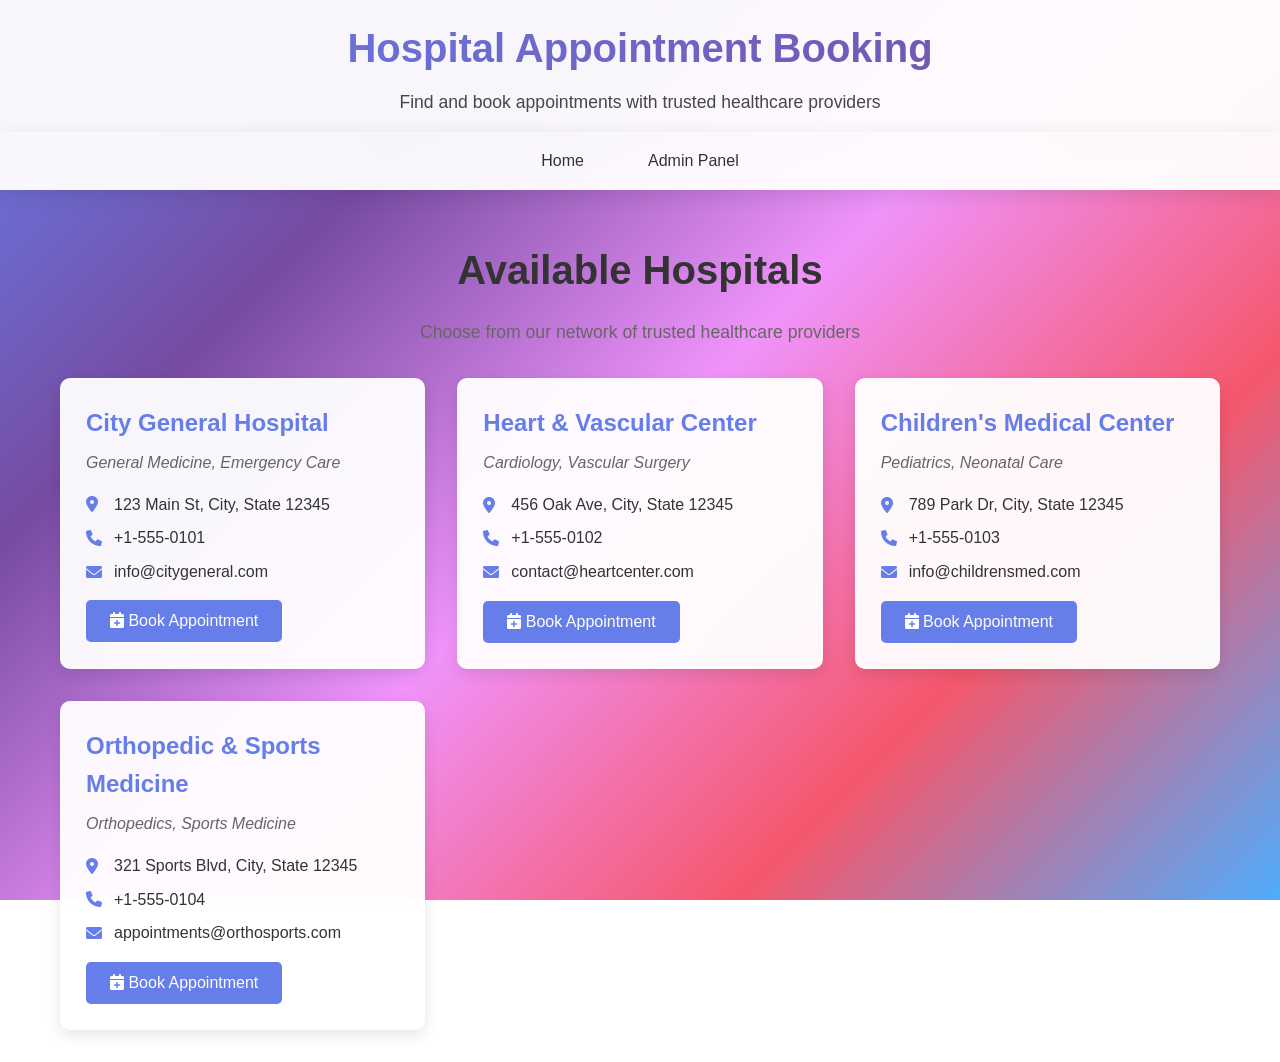
<file: index.html>
<!DOCTYPE html>
<html lang="en">
<head>
    <meta charset="UTF-8">
    <meta name="viewport" content="width=device-width, initial-scale=1.0">
    <title>Hospital Appointment Booking System</title>
    <link rel="stylesheet" href="https://cdnjs.cloudflare.com/ajax/libs/font-awesome/6.0.0/css/all.min.css">
    <link rel="stylesheet" href="css/style.css">
</head>
<body>
    <header>
        <div class="container">
            <h1>Hospital Appointment Booking</h1>
            <p>Find and book appointments with trusted healthcare providers</p>
        </div>
    </header>

    <nav>
        <ul>
            <li><a href="index.html">Home</a></li>
            <li><a href="admin/register-hospital.html">Admin Panel</a></li>
        </ul>
    </nav>

    <main>
        <div class="container">
            <div class="section-header">
                <h2>Available Hospitals</h2>
                <p>Choose from our network of trusted healthcare providers</p>
            </div>

            <div class="hospitals-grid" id="hospitalsGrid">
                <!-- Hospitals will be loaded here dynamically -->
            </div>

            <div class="loading" id="loading" style="display: none;">
                <i class="fas fa-spinner fa-spin"></i>
                Loading hospitals...
            </div>

            <div class="no-results" id="noResults" style="display: none;">
                <i class="fas fa-hospital"></i>
                <h3>No hospitals found</h3>
                <p>Please check back later or contact admin to add hospitals</p>
            </div>
        </div>
    </main>

    <script src="js/validation.js"></script>
    <script>
        // Load hospitals when page loads
        document.addEventListener('DOMContentLoaded', function() {
            loadHospitals();
        });

        function loadHospitals() {
            const hospitalsGrid = document.getElementById('hospitalsGrid');
            const loading = document.getElementById('loading');
            const noResults = document.getElementById('noResults');
            
            // Show loading
            loading.style.display = 'block';
            hospitalsGrid.innerHTML = '';
            noResults.style.display = 'none';
            
            const demoHospitals = [
                {
                    id: 1,
                    hospital_name: "City General Hospital",
                    email: "info@citygeneral.com",
                    phone: "+1-555-0101",
                    address: "123 Main St, City, State 12345",
                    specialization: "General Medicine, Emergency Care"
                },
                {
                    id: 2,
                    hospital_name: "Heart & Vascular Center",
                    email: "contact@heartcenter.com", 
                    phone: "+1-555-0102",
                    address: "456 Oak Ave, City, State 12345",
                    specialization: "Cardiology, Vascular Surgery"
                },
                {
                    id: 3,
                    hospital_name: "Children's Medical Center",
                    email: "info@childrensmed.com",
                    phone: "+1-555-0103", 
                    address: "789 Park Dr, City, State 12345",
                    specialization: "Pediatrics, Neonatal Care"
                },
                {
                    id: 4,
                    hospital_name: "Orthopedic & Sports Medicine",
                    email: "appointments@orthosports.com",
                    phone: "+1-555-0104",
                    address: "321 Sports Blvd, City, State 12345", 
                    specialization: "Orthopedics, Sports Medicine"
                }
            ];

            fetch('backend/get-hospitals.php')
                .then(response => response.json())
                .then(data => {
                    loading.style.display = 'none';
                    if (data.success && data.hospitals && data.hospitals.length > 0) {
                        const hospitals = data.hospitals.map(h => ({
                            id: h.id,
                            hospital_name: h.hospital_name,
                            email: h.email,
                            phone: h.phone_number,
                            address: h.address,
                            specialization: h.specialization
                        }));
                        displayHospitals(hospitals);
                    } else {
                        displayHospitals(demoHospitals);
                    }
                })
                .catch(() => {
                    loading.style.display = 'none';
                    displayHospitals(demoHospitals);
                });
        }

        function displayHospitals(hospitals) {
            const hospitalsGrid = document.getElementById('hospitalsGrid');
            
            hospitalsGrid.innerHTML = hospitals.map(hospital => `
                <div class="hospital-card">
                    <h3>${hospital.hospital_name}</h3>
                    <div class="specialization">${hospital.specialization}</div>
                    <div class="info">
                        <i class="fas fa-map-marker-alt"></i>
                        <span>${hospital.address}</span>
                    </div>
                    <div class="info">
                        <i class="fas fa-phone"></i>
                        <span>${hospital.phone}</span>
                    </div>
                    <div class="info">
                        <i class="fas fa-envelope"></i>
                        <span>${hospital.email}</span>
                    </div>
                    <div style="margin-top: 1rem;">
                        <button onclick="bookAppointment(${hospital.id}, '${hospital.hospital_name}')" class="btn">
                            <i class="fas fa-calendar-plus"></i>
                            Book Appointment
                        </button>
                    </div>
                </div>
            `).join('');
        }

        function bookAppointment(hospitalId, hospitalName) {
            // Redirect to appointment booking page with hospital ID
            window.location.href = `book-appointment.html?hospital_id=${hospitalId}&hospital_name=${encodeURIComponent(hospitalName)}`;
        }
    </script>
</body>
</html>
</file>
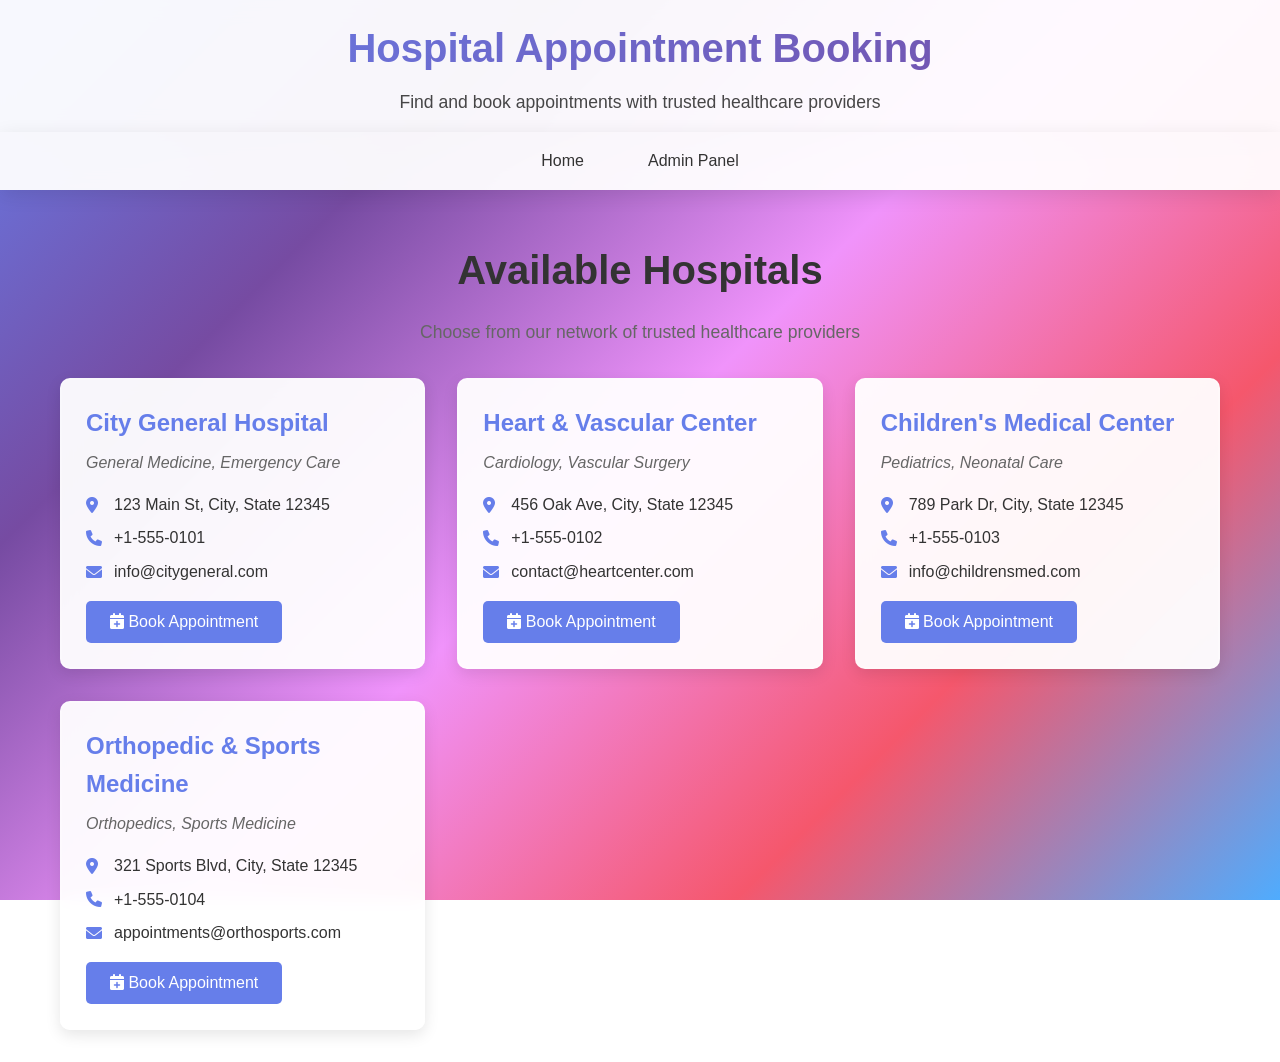
<file: book-appointment.html>
<!DOCTYPE html>
<html lang="en">
<head>
    <meta charset="UTF-8">
    <meta name="viewport" content="width=device-width, initial-scale=1.0">
    <title>Book Appointment - Hospital Booking System</title>
    <link rel="stylesheet" href="css/style.css">
</head>
<body>
    <header>
        <div class="container">
            <h1>Book Appointment</h1>
            <p>Schedule your appointment with the hospital</p>
        </div>
    </header>

    <nav>
        <ul>
            <li><a href="index.html">← Back to Hospitals</a></li>
        </ul>
    </nav>

    <main>
        <div class="container">
            <div class="form-container">
                <div id="hospitalInfo" class="hospital-info">
                    <!-- Hospital information will be loaded here -->
                </div>

                <h2>Patient Information</h2>
                <form id="appointmentForm" action="backend/book-appointment.php" method="POST">
                    <input type="hidden" id="hospitalId" name="hospital_id">
                    
                    <div class="form-group">
                        <label for="patientName">Patient Name *</label>
                        <input type="text" id="patientName" name="patient_name" required>
                        <span class="error" id="patientNameError"></span>
                    </div>

                    <div class="form-group">
                        <label for="phoneNumber">Phone Number *</label>
                        <input type="tel" id="phoneNumber" name="phone_number" required>
                        <span class="error" id="phoneNumberError"></span>
                    </div>

                    <div class="form-group">
                        <label for="appointmentDate">Appointment Date *</label>
                        <input type="date" id="appointmentDate" name="appointment_date" required>
                        <span class="error" id="appointmentDateError"></span>
                    </div>

                    <div class="form-group">
                        <label for="appointmentTime">Appointment Time *</label>
                        <input type="time" id="appointmentTime" name="appointment_time" required>
                        <span class="error" id="appointmentTimeError"></span>
                    </div>

                    <div class="form-group">
                        <button type="submit" class="btn">Book Appointment</button>
                        <button type="button" onclick="window.location.href='index.html'" class="btn btn-secondary">Cancel</button>
                    </div>
                </form>

                <div id="message" class="message" style="display: none;"></div>
            </div>
        </div>
    </main>

    <script src="js/validation.js"></script>
    <script>
        // Get URL parameters
        const urlParams = new URLSearchParams(window.location.search);
        const hospitalId = urlParams.get('hospital_id');
        const hospitalName = urlParams.get('hospital_name');

        // Load hospital information when page loads
        document.addEventListener('DOMContentLoaded', function() {
            if (hospitalId && hospitalName) {
                loadHospitalInfo(hospitalId, hospitalName);
                document.getElementById('hospitalId').value = hospitalId;
            } else {
                // Redirect to home if no hospital ID provided
                window.location.href = 'index.html';
            }
        });

        function loadHospitalInfo(hospitalId, hospitalName) {
            const hospitalInfo = document.getElementById('hospitalInfo');
            
            // Fetch hospital details
            fetch(`backend/get-hospital-details.php?id=${hospitalId}`)
                .then(response => response.json())
                .then(data => {
                    if (data.success) {
                        const hospital = data.hospital;
                        hospitalInfo.innerHTML = `
                            <div class="hospital-card">
                                <h3>${hospital.hospital_name}</h3>
                                <div class="specialization">${hospital.specialization}</div>
                                <div class="info">
                                    <strong>Address:</strong> ${hospital.address}
                                </div>
                                <div class="info">
                                    <strong>Phone:</strong> ${hospital.phone_number}
                                </div>
                                <div class="info">
                                    <strong>Available Days:</strong> ${hospital.available_days}
                                </div>
                                <div class="info">
                                    <strong>Timings:</strong> ${hospital.available_timings}
                                </div>
                            </div>
                        `;
                    } else {
                        hospitalInfo.innerHTML = `
                            <div class="error">
                                Error loading hospital information. Please go back and try again.
                            </div>
                        `;
                    }
                })
                .catch(error => {
                    console.error('Error loading hospital details:', error);
                    hospitalInfo.innerHTML = `
                        <div class="error">
                            Error loading hospital information. Please go back and try again.
                        </div>
                    `;
                });
        }

        // Handle form submission
        document.getElementById('appointmentForm').addEventListener('submit', function(e) {
            e.preventDefault();
            
            if (validateAppointmentForm()) {
                // Submit form using fetch for better UX
                const formData = new FormData(this);
                
                fetch('backend/book-appointment.php', {
                    method: 'POST',
                    body: formData
                })
                .then(response => response.json())
                .then(data => {
                    const messageDiv = document.getElementById('message');
                    
                    if (data.success) {
                        messageDiv.className = 'message success';
                        messageDiv.textContent = data.message;
                        messageDiv.style.display = 'block';
                        
                        // Reset form after successful booking
                        this.reset();
                        
                        // Redirect to home after 3 seconds
                        setTimeout(() => {
                            window.location.href = 'index.html';
                        }, 3000);
                    } else {
                        messageDiv.className = 'message error';
                        messageDiv.textContent = data.message;
                        messageDiv.style.display = 'block';
                    }
                })
                .catch(error => {
                    console.error('Error booking appointment:', error);
                    const messageDiv = document.getElementById('message');
                    messageDiv.className = 'message error';
                    messageDiv.textContent = 'Error booking appointment. Please try again.';
                    messageDiv.style.display = 'block';
                });
            }
        });
    </script>
</body>
</html>
</file>
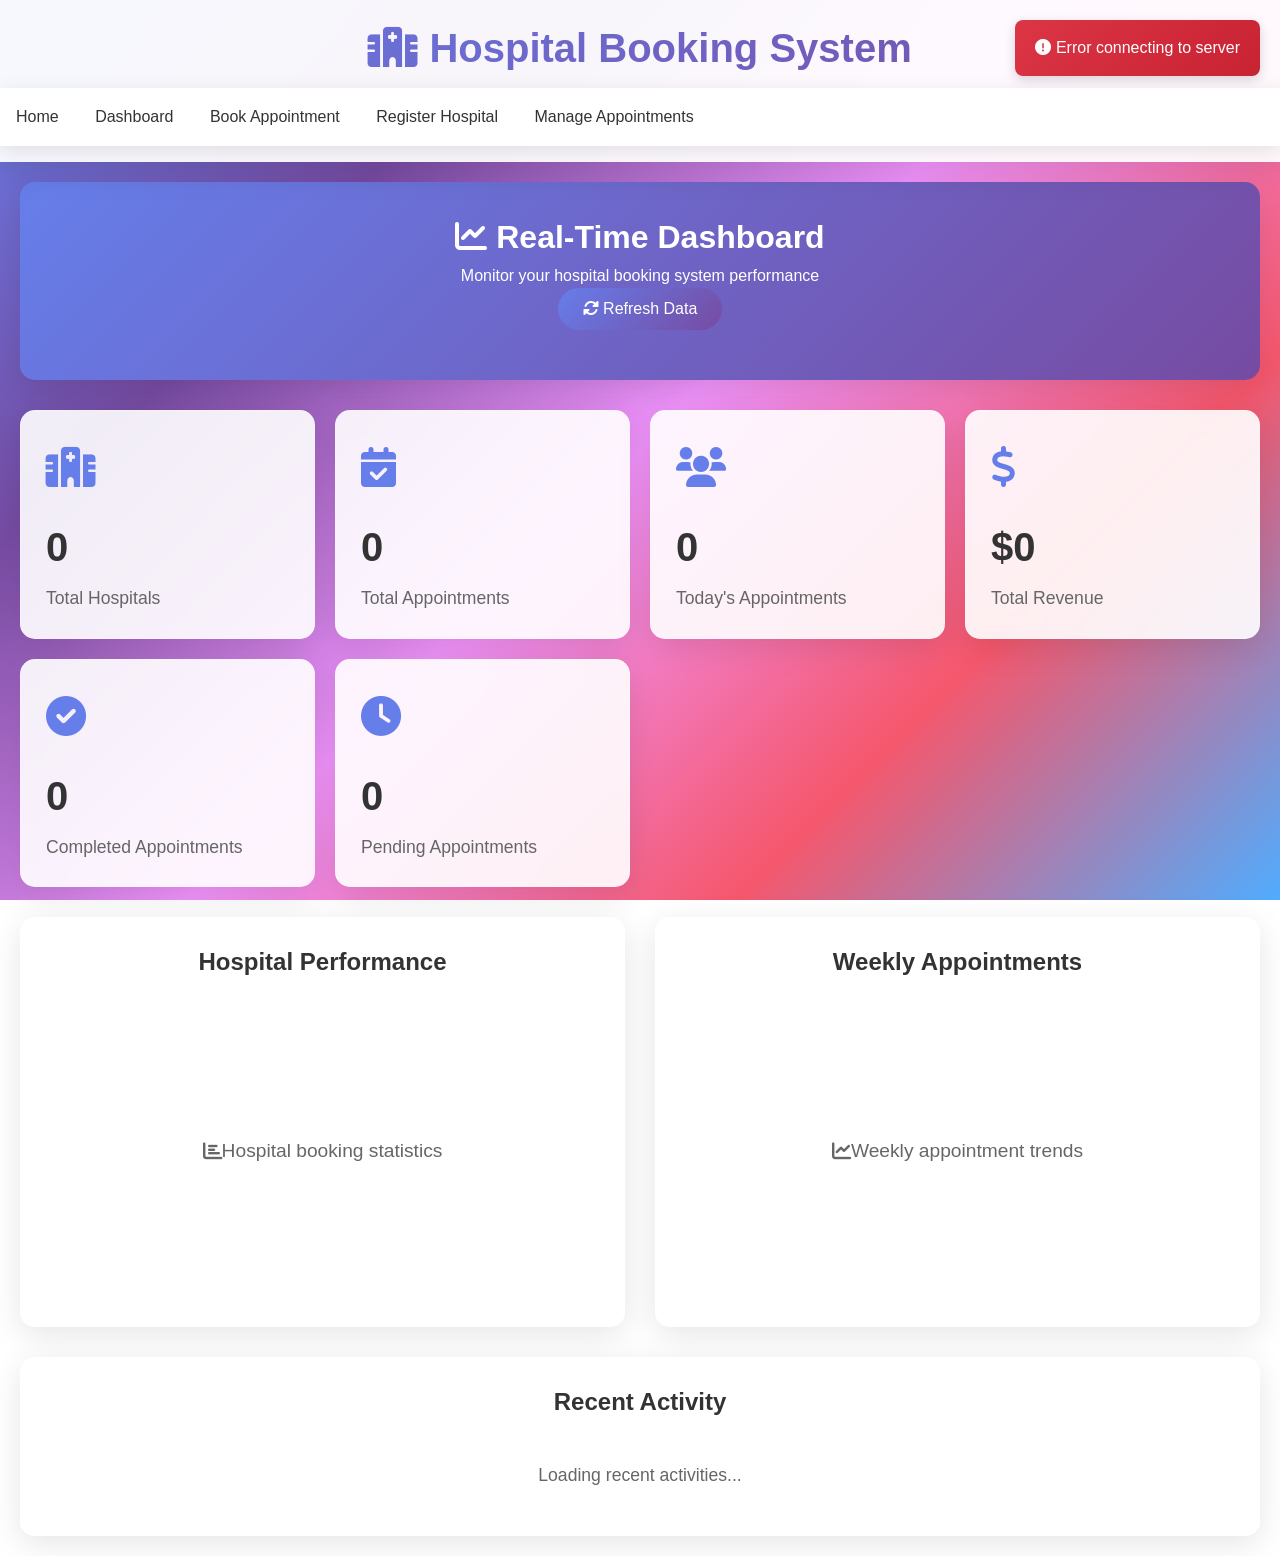
<file: dashboard.html>
<!DOCTYPE html>
<html lang="en">
<head>
    <meta charset="UTF-8">
    <meta name="viewport" content="width=device-width, initial-scale=1.0">
    <title>Hospital Booking Dashboard</title>
    <link rel="stylesheet" href="css/style.css">
    <link rel="stylesheet" href="https://cdnjs.cloudflare.com/ajax/libs/font-awesome/6.0.0/css/all.min.css">
    <style>
        .dashboard-container {
            max-width: 1400px;
            margin: 0 auto;
            padding: 20px;
        }
        
        .dashboard-header {
            background: linear-gradient(135deg, #667eea 0%, #764ba2 100%);
            color: white;
            padding: 30px;
            border-radius: 15px;
            margin-bottom: 30px;
            text-align: center;
            box-shadow: 0 10px 30px rgba(0,0,0,0.1);
        }
        
        .stats-grid {
            display: grid;
            grid-template-columns: repeat(auto-fit, minmax(250px, 1fr));
            gap: 20px;
            margin-bottom: 30px;
        }
        
        .stat-card {
            background: rgba(255, 255, 255, 0.9);
            backdrop-filter: blur(10px);
            padding: 25px;
            border-radius: 15px;
            box-shadow: 0 8px 32px rgba(0,0,0,0.1);
            border: 1px solid rgba(255,255,255,0.2);
            transition: transform 0.3s ease, box-shadow 0.3s ease;
        }
        
        .stat-card:hover {
            transform: translateY(-5px);
            box-shadow: 0 15px 40px rgba(0,0,0,0.15);
        }
        
        .stat-icon {
            font-size: 2.5em;
            margin-bottom: 15px;
            color: #667eea;
        }
        
        .stat-number {
            font-size: 2.5em;
            font-weight: bold;
            color: #333;
            margin-bottom: 5px;
        }
        
        .stat-label {
            color: #666;
            font-size: 1.1em;
        }
        
        .charts-container {
            display: grid;
            grid-template-columns: repeat(auto-fit, minmax(400px, 1fr));
            gap: 30px;
            margin-bottom: 30px;
        }
        
        .chart-card {
            background: rgba(255, 255, 255, 0.9);
            backdrop-filter: blur(10px);
            padding: 25px;
            border-radius: 15px;
            box-shadow: 0 8px 32px rgba(0,0,0,0.1);
            border: 1px solid rgba(255,255,255,0.2);
        }
        
        .chart-title {
            font-size: 1.5em;
            color: #333;
            margin-bottom: 20px;
            text-align: center;
        }
        
        .recent-activity {
            background: rgba(255, 255, 255, 0.9);
            backdrop-filter: blur(10px);
            padding: 25px;
            border-radius: 15px;
            box-shadow: 0 8px 32px rgba(0,0,0,0.1);
            border: 1px solid rgba(255,255,255,0.2);
        }
        
        .activity-item {
            padding: 15px;
            border-bottom: 1px solid rgba(0,0,0,0.1);
            display: flex;
            justify-content: space-between;
            align-items: center;
        }
        
        .activity-item:last-child {
            border-bottom: none;
        }
        
        .activity-text {
            color: #333;
        }
        
        .activity-time {
            color: #666;
            font-size: 0.9em;
        }
        
        .refresh-btn {
            background: linear-gradient(135deg, #667eea 0%, #764ba2 100%);
            color: white;
            border: none;
            padding: 12px 25px;
            border-radius: 25px;
            cursor: pointer;
            font-size: 1em;
            transition: transform 0.3s ease;
            margin-bottom: 20px;
        }
        
        .refresh-btn:hover {
            transform: scale(1.05);
        }
        
        .loading {
            text-align: center;
            padding: 20px;
            color: #666;
        }
        
        .chart-placeholder {
            height: 300px;
            display: flex;
            align-items: center;
            justify-content: center;
            color: #666;
            font-size: 1.2em;
        }
    </style>
</head>
<body>
    <header>
        <h1><i class="fas fa-hospital"></i> Hospital Booking System</h1>
        <nav>
            <a href="index.html">Home</a>
            <a href="dashboard.html" class="active">Dashboard</a>
            <a href="book-appointment.html">Book Appointment</a>
            <a href="admin/register-hospital.html">Register Hospital</a>
            <a href="admin/manage-appointments.html">Manage Appointments</a>
        </nav>
    </header>

    <div class="dashboard-container">
        <div class="dashboard-header">
            <h1><i class="fas fa-chart-line"></i> Real-Time Dashboard</h1>
            <p>Monitor your hospital booking system performance</p>
            <button class="refresh-btn" onclick="refreshDashboard()">
                <i class="fas fa-sync-alt"></i> Refresh Data
            </button>
        </div>

        <div class="stats-grid">
            <div class="stat-card">
                <div class="stat-icon">
                    <i class="fas fa-hospital"></i>
                </div>
                <div class="stat-number" id="total-hospitals">0</div>
                <div class="stat-label">Total Hospitals</div>
            </div>

            <div class="stat-card">
                <div class="stat-icon">
                    <i class="fas fa-calendar-check"></i>
                </div>
                <div class="stat-number" id="total-appointments">0</div>
                <div class="stat-label">Total Appointments</div>
            </div>

            <div class="stat-card">
                <div class="stat-icon">
                    <i class="fas fa-users"></i>
                </div>
                <div class="stat-number" id="today-appointments">0</div>
                <div class="stat-label">Today's Appointments</div>
            </div>

            <div class="stat-card">
                <div class="stat-icon">
                    <i class="fas fa-dollar-sign"></i>
                </div>
                <div class="stat-number" id="total-revenue">$0</div>
                <div class="stat-label">Total Revenue</div>
            </div>

            <div class="stat-card">
                <div class="stat-icon">
                    <i class="fas fa-check-circle"></i>
                </div>
                <div class="stat-number" id="completed-appointments">0</div>
                <div class="stat-label">Completed Appointments</div>
            </div>

            <div class="stat-card">
                <div class="stat-icon">
                    <i class="fas fa-clock"></i>
                </div>
                <div class="stat-number" id="pending-appointments">0</div>
                <div class="stat-label">Pending Appointments</div>
            </div>
        </div>

        <div class="charts-container">
            <div class="chart-card">
                <h3 class="chart-title">Hospital Performance</h3>
                <div class="chart-placeholder" id="hospital-chart">
                    <i class="fas fa-chart-bar"></i> Hospital booking statistics
                </div>
            </div>

            <div class="chart-card">
                <h3 class="chart-title">Weekly Appointments</h3>
                <div class="chart-placeholder" id="weekly-chart">
                    <i class="fas fa-chart-line"></i> Weekly appointment trends
                </div>
            </div>
        </div>

        <div class="recent-activity">
            <h3 class="chart-title">Recent Activity</h3>
            <div id="recent-activities">
                <div class="loading">Loading recent activities...</div>
            </div>
        </div>
    </div>

    <script src="js/dashboard.js"></script>
    
    <style>
        /* Additional styles for dashboard */
        .simple-chart {
            display: flex;
            flex-direction: column;
            gap: 15px;
        }
        
        .chart-bar {
            display: flex;
            align-items: center;
            gap: 15px;
        }
        
        .bar-label {
            min-width: 150px;
            font-size: 0.9em;
            color: #333;
        }
        
        .bar-container {
            flex: 1;
            height: 30px;
            background: #f0f0f0;
            border-radius: 15px;
            position: relative;
            overflow: hidden;
        }
        
        .bar-fill {
            height: 100%;
            background: linear-gradient(135deg, #667eea 0%, #764ba2 100%);
            border-radius: 15px;
            transition: width 1s ease;
        }
        
        .bar-value {
            position: absolute;
            right: 10px;
            top: 50%;
            transform: translateY(-50%);
            color: white;
            font-weight: bold;
            font-size: 0.8em;
        }
        
        .simple-line-chart {
            position: relative;
            height: 200px;
            border-left: 2px solid #ddd;
            border-bottom: 2px solid #ddd;
        }
        
        .line-chart-point {
            position: absolute;
            width: 12px;
            height: 12px;
            background: #667eea;
            border: 2px solid white;
            border-radius: 50%;
            transform: translateX(-50%);
            z-index: 2;
        }
        
        .point-value {
            position: absolute;
            top: -25px;
            left: 50%;
            transform: translateX(-50%);
            background: #333;
            color: white;
            padding: 2px 6px;
            border-radius: 4px;
            font-size: 0.8em;
            white-space: nowrap;
        }
        
        .point-label {
            position: absolute;
            bottom: -25px;
            left: 50%;
            transform: translateX(-50%);
            font-size: 0.8em;
            color: #666;
        }
        
        .notification {
            position: fixed;
            top: 20px;
            right: 20px;
            padding: 15px 20px;
            border-radius: 8px;
            color: white;
            font-weight: 500;
            z-index: 1000;
            transform: translateX(100%);
            transition: transform 0.3s ease;
            box-shadow: 0 4px 12px rgba(0,0,0,0.15);
        }
        
        .notification.show {
            transform: translateX(0);
        }
        
        .notification-success {
            background: linear-gradient(135deg, #28a745, #20c997);
        }
        
        .notification-error {
            background: linear-gradient(135deg, #dc3545, #c82333);
        }
        
        .notification-info {
            background: linear-gradient(135deg, #17a2b8, #138496);
        }
        
        .activity-status {
            display: inline-block;
            padding: 2px 8px;
            border-radius: 12px;
            font-size: 0.8em;
            font-weight: 500;
            margin-left: 10px;
        }
        
        .status-pending {
            background: #ffc107;
            color: #333;
        }
        
        .status-completed {
            background: #28a745;
            color: white;
        }
        
        .status-cancelled {
            background: #dc3545;
            color: white;
        }
        
        .no-activities {
            text-align: center;
            color: #666;
            padding: 20px;
            font-style: italic;
        }
        
        .fa-spin {
            animation: spin 1s linear infinite;
        }
        
        @keyframes spin {
            0% { transform: rotate(0deg); }
            100% { transform: rotate(360deg); }
        }
    </style>
</body>
</html>
</file>
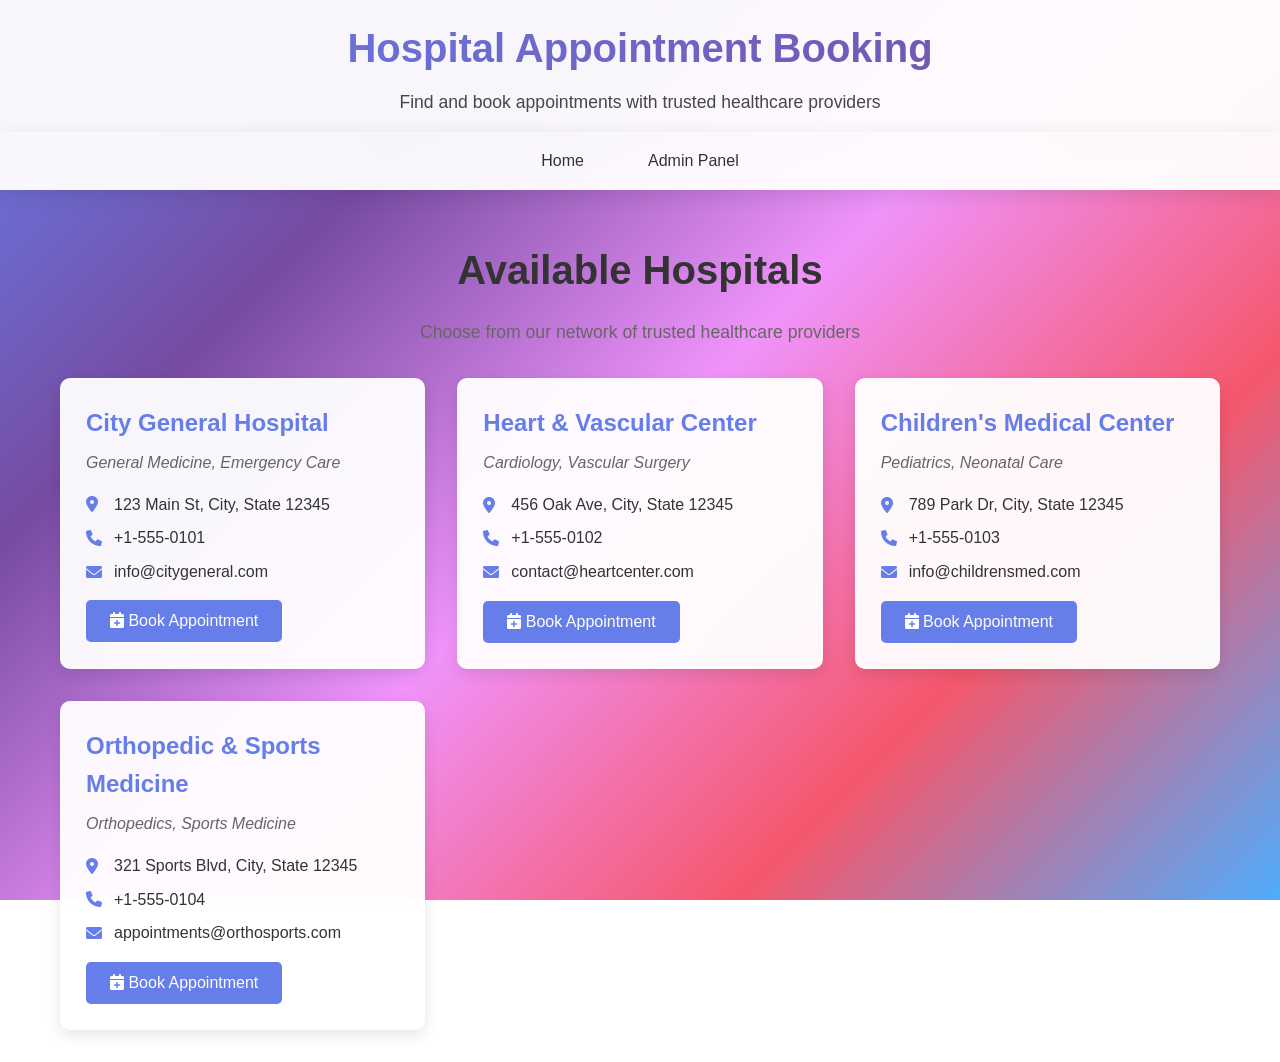
<file: payment.html>
<!DOCTYPE html>
<html lang="en">
<head>
    <meta charset="UTF-8">
    <meta name="viewport" content="width=device-width, initial-scale=1.0">
    <title>Payment Processing - Hospital Booking System</title>
    <link rel="stylesheet" href="css/style.css">
</head>
<body>
    <header>
        <div class="container">
            <h1>Payment Processing</h1>
            <p>Complete your payment after treatment</p>
        </div>
    </header>

    <nav>
        <ul>
            <li><a href="index.html">← Back to Home</a></li>
            <li><a href="admin/register-hospital.html">Admin Panel</a></li>
        </ul>
    </nav>

    <main>
        <div class="container">
            <div class="form-container">
                <div id="appointmentInfo" class="appointment-info">
                    <!-- Appointment information will be loaded here -->
                </div>

                <h2>Payment Details</h2>
                <form id="paymentForm" action="backend/process-payment.php" method="POST">
                    <input type="hidden" id="appointmentId" name="appointment_id">
                    <input type="hidden" id="hospitalId" name="hospital_id">
                    <input type="hidden" id="patientName" name="patient_name">
                    
                    <div class="form-group">
                        <label for="totalAmount">Total Amount ($) *</label>
                        <input type="number" id="totalAmount" name="total_amount" step="0.01" min="0" required>
                        <span class="error" id="totalAmountError"></span>
                    </div>

                    <div class="form-group">
                        <label for="paymentMethod">Payment Method *</label>
                        <select id="paymentMethod" name="payment_method" required>
                            <option value="">Select Payment Method</option>
                            <option value="cash">Cash</option>
                            <option value="credit_card">Credit Card</option>
                            <option value="debit_card">Debit Card</option>
                            <option value="online">Online Payment</option>
                            <option value="insurance">Insurance</option>
                        </select>
                        <span class="error" id="paymentMethodError"></span>
                    </div>

                    <div class="revenue-split">
                        <h3>Revenue Distribution</h3>
                        <div class="split-details">
                            <div class="split-item">
                                <strong>Hospital (90%):</strong>
                                <span id="hospitalAmount">$0.00</span>
                            </div>
                            <div class="split-item">
                                <strong>Admin (10%):</strong>
                                <span id="adminAmount">$0.00</span>
                            </div>
                        </div>
                    </div>

                    <div class="form-group">
                        <button type="submit" class="btn">Process Payment</button>
                        <button type="button" onclick="window.location.href='index.html'" class="btn btn-secondary">Cancel</button>
                    </div>
                </form>

                <div id="message" class="message" style="display: none;"></div>
            </div>
        </div>
    </main>

    <script src="js/validation.js"></script>
    <script>
        // Get URL parameters
        const urlParams = new URLSearchParams(window.location.search);
        const appointmentId = urlParams.get('appointment_id');

        // Load appointment information when page loads
        document.addEventListener('DOMContentLoaded', function() {
            if (appointmentId) {
                loadAppointmentInfo(appointmentId);
                document.getElementById('appointmentId').value = appointmentId;
            } else {
                // Redirect to home if no appointment ID provided
                window.location.href = 'index.html';
            }

            // Calculate revenue split when amount changes
            document.getElementById('totalAmount').addEventListener('input', calculateRevenueSplit);
        });

        function loadAppointmentInfo(appointmentId) {
            const appointmentInfo = document.getElementById('appointmentInfo');
            
            // Fetch appointment details
            fetch(`backend/get-appointment-details.php?id=${appointmentId}`)
                .then(response => response.json())
                .then(data => {
                    if (data.success) {
                        const appointment = data.appointment;
                        document.getElementById('hospitalId').value = appointment.hospital_id;
                        document.getElementById('patientName').value = appointment.patient_name;
                        
                        appointmentInfo.innerHTML = `
                            <div class="appointment-card">
                                <h3>Appointment Details</h3>
                                <div class="info">
                                    <strong>Patient:</strong> ${appointment.patient_name}
                                </div>
                                <div class="info">
                                    <strong>Hospital:</strong> ${appointment.hospital_name}
                                </div>
                                <div class="info">
                                    <strong>Date:</strong> ${appointment.appointment_date}
                                </div>
                                <div class="info">
                                    <strong>Time:</strong> ${appointment.appointment_time}
                                </div>
                                <div class="info">
                                    <strong>Treatment Status:</strong> 
                                    <span class="status ${appointment.treatment_status}">${appointment.treatment_status}</span>
                                </div>
                            </div>
                        `;
                    } else {
                        appointmentInfo.innerHTML = `
                            <div class="error">
                                Error loading appointment information. Please go back and try again.
                            </div>
                        `;
                    }
                })
                .catch(error => {
                    console.error('Error loading appointment details:', error);
                    appointmentInfo.innerHTML = `
                        <div class="error">
                            Error loading appointment information. Please go back and try again.
                        </div>
                    `;
                });
        }

        function calculateRevenueSplit() {
            const totalAmount = parseFloat(document.getElementById('totalAmount').value) || 0;
            
            const hospitalAmount = totalAmount * 0.9; // 90% to hospital
            const adminAmount = totalAmount * 0.1;    // 10% to admin
            
            document.getElementById('hospitalAmount').textContent = '$' + hospitalAmount.toFixed(2);
            document.getElementById('adminAmount').textContent = '$' + adminAmount.toFixed(2);
        }

        // Payment form validation
        function validatePaymentForm() {
            let isValid = true;
            
            // Clear previous errors
            document.querySelectorAll('.error').forEach(element => {
                element.textContent = '';
            });
            
            // Total Amount validation
            const totalAmount = document.getElementById('totalAmount').value.trim();
            if (totalAmount === '') {
                document.getElementById('totalAmountError').textContent = 'Total amount is required';
                isValid = false;
            } else if (parseFloat(totalAmount) <= 0) {
                document.getElementById('totalAmountError').textContent = 'Amount must be greater than 0';
                isValid = false;
            }
            
            // Payment Method validation
            const paymentMethod = document.getElementById('paymentMethod').value;
            if (paymentMethod === '') {
                document.getElementById('paymentMethodError').textContent = 'Please select a payment method';
                isValid = false;
            }
            
            return isValid;
        }

        // Handle form submission
        document.getElementById('paymentForm').addEventListener('submit', function(e) {
            e.preventDefault();
            
            if (validatePaymentForm()) {
                // Submit form using fetch for better UX
                const formData = new FormData(this);
                
                fetch('backend/process-payment.php', {
                    method: 'POST',
                    body: formData
                })
                .then(response => response.json())
                .then(data => {
                    const messageDiv = document.getElementById('message');
                    
                    if (data.success) {
                        messageDiv.className = 'message success';
                        messageDiv.textContent = data.message;
                        messageDiv.style.display = 'block';
                        
                        // Reset form after successful payment
                        this.reset();
                        
                        // Redirect to home after 3 seconds
                        setTimeout(() => {
                            window.location.href = 'index.html';
                        }, 3000);
                    } else {
                        messageDiv.className = 'message error';
                        messageDiv.textContent = data.message;
                        messageDiv.style.display = 'block';
                    }
                })
                .catch(error => {
                    console.error('Error processing payment:', error);
                    const messageDiv = document.getElementById('message');
                    messageDiv.className = 'message error';
                    messageDiv.textContent = 'Error processing payment. Please try again.';
                    messageDiv.style.display = 'block';
                });
            }
        });
    </script>

    <style>
        .revenue-split {
            background: #f8f9fa;
            padding: 1.5rem;
            border-radius: 8px;
            margin: 1.5rem 0;
            border: 2px solid #e9ecef;
        }

        .revenue-split h3 {
            margin-bottom: 1rem;
            color: #495057;
        }

        .split-details {
            display: flex;
            justify-content: space-between;
            gap: 2rem;
        }

        .split-item {
            flex: 1;
            text-align: center;
            padding: 1rem;
            background: white;
            border-radius: 5px;
            box-shadow: 0 2px 5px rgba(0,0,0,0.1);
        }

        .split-item strong {
            display: block;
            color: #667eea;
            margin-bottom: 0.5rem;
        }

        .split-item span {
            font-size: 1.2rem;
            font-weight: bold;
            color: #28a745;
        }

        .appointment-card {
            background: #f8f9fa;
            padding: 1.5rem;
            border-radius: 8px;
            margin-bottom: 2rem;
            border-left: 4px solid #667eea;
        }

        .status {
            padding: 0.25rem 0.75rem;
            border-radius: 20px;
            font-size: 0.9rem;
            font-weight: bold;
        }

        .status.completed {
            background: #d4edda;
            color: #155724;
        }

        .status.pending {
            background: #fff3cd;
            color: #856404;
        }

        .status.cancelled {
            background: #f8d7da;
            color: #721c24;
        }

        @media (max-width: 768px) {
            .split-details {
                flex-direction: column;
                gap: 1rem;
            }
        }
    </style>
</body>
</html>
</file>
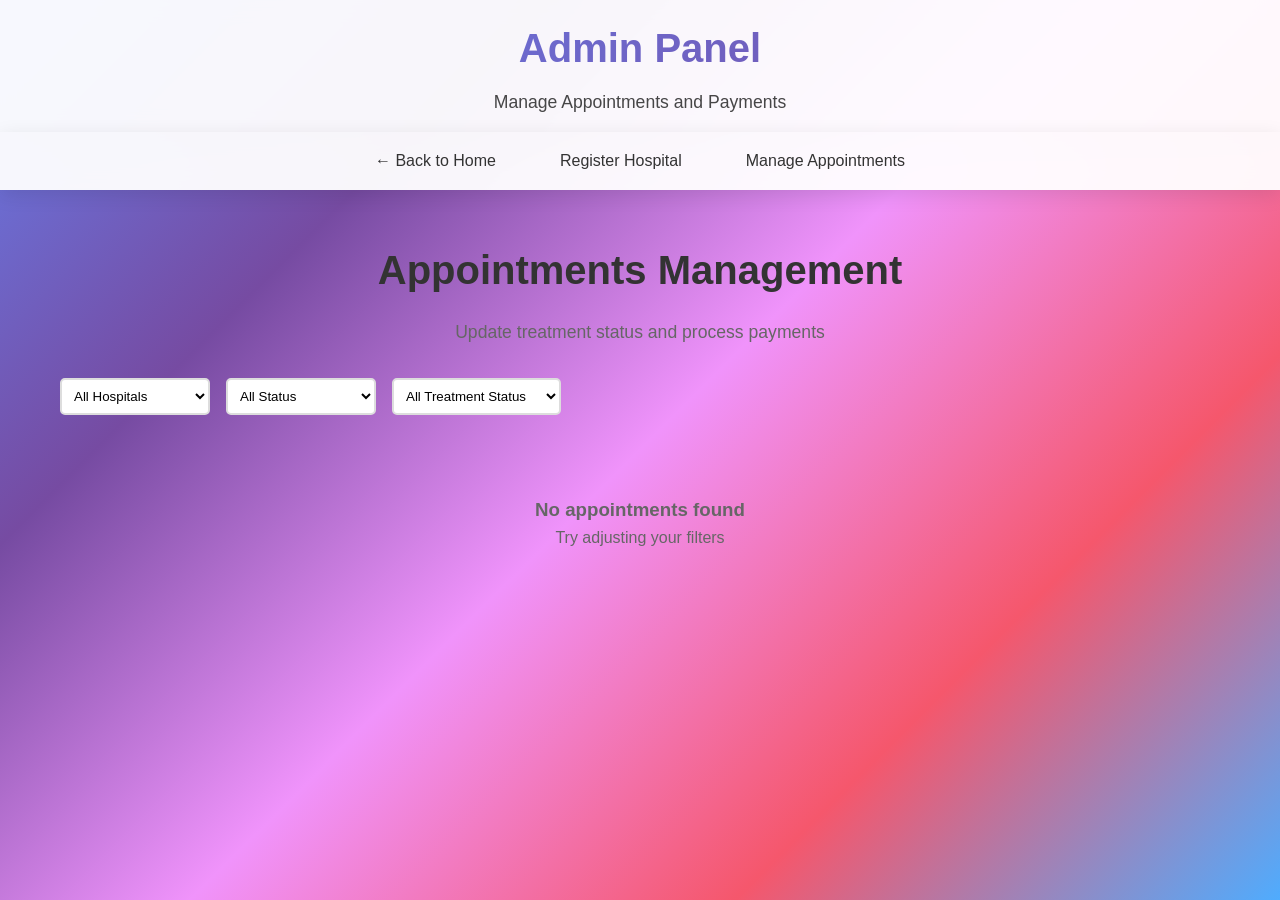
<file: admin/manage-appointments.html>
<!DOCTYPE html>
<html lang="en">
<head>
    <meta charset="UTF-8">
    <meta name="viewport" content="width=device-width, initial-scale=1.0">
    <title>Manage Appointments - Admin Panel</title>
    <link rel="stylesheet" href="../css/style.css">
</head>
<body>
    <header>
        <div class="container">
            <h1>Admin Panel</h1>
            <p>Manage Appointments and Payments</p>
        </div>
    </header>

    <nav>
        <ul>
            <li><a href="../index.html">← Back to Home</a></li>
            <li><a href="register-hospital.html">Register Hospital</a></li>
            <li><a href="manage-appointments.html">Manage Appointments</a></li>
        </ul>
    </nav>

    <main>
        <div class="container">
            <div class="section-header">
                <h2>Appointments Management</h2>
                <p>Update treatment status and process payments</p>
            </div>

            <div class="appointments-container">
                <div class="filters">
                    <select id="hospitalFilter" onchange="loadAppointments()">
                        <option value="">All Hospitals</option>
                    </select>
                    <select id="statusFilter" onchange="loadAppointments()">
                        <option value="">All Status</option>
                        <option value="pending">Pending</option>
                        <option value="confirmed">Confirmed</option>
                        <option value="cancelled">Cancelled</option>
                    </select>
                    <select id="treatmentFilter" onchange="loadAppointments()">
                        <option value="">All Treatment Status</option>
                        <option value="pending">Treatment Pending</option>
                        <option value="completed">Treatment Completed</option>
                        <option value="cancelled">Treatment Cancelled</option>
                    </select>
                </div>

                <div class="appointments-grid" id="appointmentsGrid">
                    <!-- Appointments will be loaded here dynamically -->
                </div>

                <div class="loading" id="loading" style="display: none;">
                    <i class="fas fa-spinner fa-spin"></i>
                    Loading appointments...
                </div>

                <div class="no-results" id="noResults" style="display: none;">
                    <i class="fas fa-calendar"></i>
                    <h3>No appointments found</h3>
                    <p>Try adjusting your filters</p>
                </div>
            </div>
        </div>
    </main>

    <script src="../js/validation.js"></script>
    <script>
        // Load appointments when page loads
        document.addEventListener('DOMContentLoaded', function() {
            loadHospitals();
            loadAppointments();
        });

        function loadHospitals() {
            fetch('../backend/get-hospitals.php')
                .then(response => response.json())
                .then(data => {
                    if (data.success) {
                        const hospitalFilter = document.getElementById('hospitalFilter');
                        data.hospitals.forEach(hospital => {
                            const option = document.createElement('option');
                            option.value = hospital.id;
                            option.textContent = hospital.hospital_name;
                            hospitalFilter.appendChild(option);
                        });
                    }
                })
                .catch(error => console.error('Error loading hospitals:', error));
        }

        function loadAppointments() {
            const appointmentsGrid = document.getElementById('appointmentsGrid');
            const loading = document.getElementById('loading');
            const noResults = document.getElementById('noResults');
            
            // Show loading
            loading.style.display = 'block';
            appointmentsGrid.innerHTML = '';
            noResults.style.display = 'none';
            
            const hospitalFilter = document.getElementById('hospitalFilter').value;
            const statusFilter = document.getElementById('statusFilter').value;
            const treatmentFilter = document.getElementById('treatmentFilter').value;
            
            let url = '../backend/get-all-appointments.php';
            const params = new URLSearchParams();
            
            if (hospitalFilter) params.append('hospital_id', hospitalFilter);
            if (statusFilter) params.append('status', statusFilter);
            if (treatmentFilter) params.append('treatment_status', treatmentFilter);
            
            if (params.toString()) {
                url += '?' + params.toString();
            }
            
            fetch(url)
                .then(response => response.json())
                .then(data => {
                    loading.style.display = 'none';
                    
                    if (data.success && data.appointments.length > 0) {
                        displayAppointments(data.appointments);
                    } else {
                        noResults.style.display = 'block';
                    }
                })
                .catch(error => {
                    loading.style.display = 'none';
                    noResults.style.display = 'block';
                    console.error('Error loading appointments:', error);
                });
        }

        function displayAppointments(appointments) {
            const appointmentsGrid = document.getElementById('appointmentsGrid');
            
            appointmentsGrid.innerHTML = appointments.map(appointment => `
                <div class="appointment-card">
                    <div class="appointment-header">
                        <h3>${appointment.patient_name}</h3>
                        <span class="status ${appointment.status}">${appointment.status}</span>
                    </div>
                    
                    <div class="appointment-details">
                        <div class="info">
                            <i class="fas fa-hospital"></i>
                            <span>${appointment.hospital_name}</span>
                        </div>
                        <div class="info">
                            <i class="fas fa-phone"></i>
                            <span>${appointment.phone_number}</span>
                        </div>
                        <div class="info">
                            <i class="fas fa-calendar"></i>
                            <span>${appointment.appointment_date}</span>
                        </div>
                        <div class="info">
                            <i class="fas fa-clock"></i>
                            <span>${appointment.appointment_time}</span>
                        </div>
                        <div class="info">
                            <i class="fas fa-medkit"></i>
                            <span>Treatment: <strong class="treatment-status ${appointment.treatment_status}">${appointment.treatment_status}</strong></span>
                        </div>
                    </div>
                    
                    <div class="appointment-actions">
                        ${appointment.treatment_status === 'pending' ? `
                            <button onclick="updateTreatmentStatus(${appointment.id}, 'completed')" class="btn btn-success">
                                <i class="fas fa-check"></i> Mark Completed
                            </button>
                            <button onclick="updateTreatmentStatus(${appointment.id}, 'cancelled')" class="btn btn-secondary">
                                <i class="fas fa-times"></i> Cancel Treatment
                            </button>
                        ` : ''}
                        
                        ${appointment.treatment_status === 'completed' && !appointment.payment_processed ? `
                            <button onclick="processPayment(${appointment.id})" class="btn">
                                <i class="fas fa-credit-card"></i> Process Payment
                            </button>
                        ` : ''}
                        
                        ${appointment.payment_processed ? `
                            <span class="payment-status paid">
                                <i class="fas fa-check-circle"></i> Payment Processed
                            </span>
                        ` : ''}
                    </div>
                </div>
            `).join('');
        }

        function updateTreatmentStatus(appointmentId, status) {
            const formData = new FormData();
            formData.append('appointment_id', appointmentId);
            formData.append('treatment_status', status);
            
            fetch('../backend/update-treatment-status.php', {
                method: 'POST',
                body: formData
            })
            .then(response => response.json())
            .then(data => {
                if (data.success) {
                    alert(data.message);
                    if (data.payment_url) {
                        if (confirm('Treatment marked as completed. Would you like to process payment now?')) {
                            window.location.href = '../' + data.payment_url;
                        }
                    }
                    loadAppointments(); // Refresh the list
                } else {
                    alert('Error: ' + data.message);
                }
            })
            .catch(error => {
                console.error('Error updating treatment status:', error);
                alert('Error updating treatment status. Please try again.');
            });
        }

        function processPayment(appointmentId) {
            window.location.href = `../payment.html?appointment_id=${appointmentId}`;
        }
    </script>

    <style>
        .appointments-container {
            margin: 2rem 0;
        }

        .filters {
            display: flex;
            gap: 1rem;
            margin-bottom: 2rem;
            flex-wrap: wrap;
        }

        .filters select {
            padding: 0.5rem;
            border: 2px solid #ddd;
            border-radius: 5px;
            background: white;
            min-width: 150px;
        }

        .appointments-grid {
            display: grid;
            grid-template-columns: repeat(auto-fit, minmax(400px, 1fr));
            gap: 2rem;
        }

        .appointment-card {
            background: white;
            border-radius: 10px;
            box-shadow: 0 5px 15px rgba(0,0,0,0.1);
            padding: 1.5rem;
            transition: transform 0.3s ease;
        }

        .appointment-card:hover {
            transform: translateY(-3px);
        }

        .appointment-header {
            display: flex;
            justify-content: space-between;
            align-items: center;
            margin-bottom: 1rem;
            padding-bottom: 1rem;
            border-bottom: 2px solid #f0f0f0;
        }

        .appointment-header h3 {
            color: #667eea;
            margin: 0;
        }

        .appointment-details .info {
            margin-bottom: 0.5rem;
            display: flex;
            align-items: center;
            gap: 0.5rem;
        }

        .treatment-status {
            padding: 0.25rem 0.5rem;
            border-radius: 12px;
            font-size: 0.85rem;
        }

        .treatment-status.completed {
            background: #d4edda;
            color: #155724;
        }

        .treatment-status.pending {
            background: #fff3cd;
            color: #856404;
        }

        .treatment-status.cancelled {
            background: #f8d7da;
            color: #721c24;
        }

        .appointment-actions {
            margin-top: 1.5rem;
            padding-top: 1rem;
            border-top: 2px solid #f0f0f0;
            display: flex;
            gap: 0.5rem;
            flex-wrap: wrap;
        }

        .appointment-actions button {
            flex: 1;
            min-width: 120px;
        }

        .payment-status.paid {
            color: #28a745;
            font-weight: bold;
            display: flex;
            align-items: center;
            gap: 0.5rem;
        }

        @media (max-width: 768px) {
            .filters {
                flex-direction: column;
            }
            
            .filters select {
                width: 100%;
            }
            
            .appointments-grid {
                grid-template-columns: 1fr;
            }
            
            .appointment-actions {
                flex-direction: column;
            }
        }
    </style>
</body>
</html>
</file>
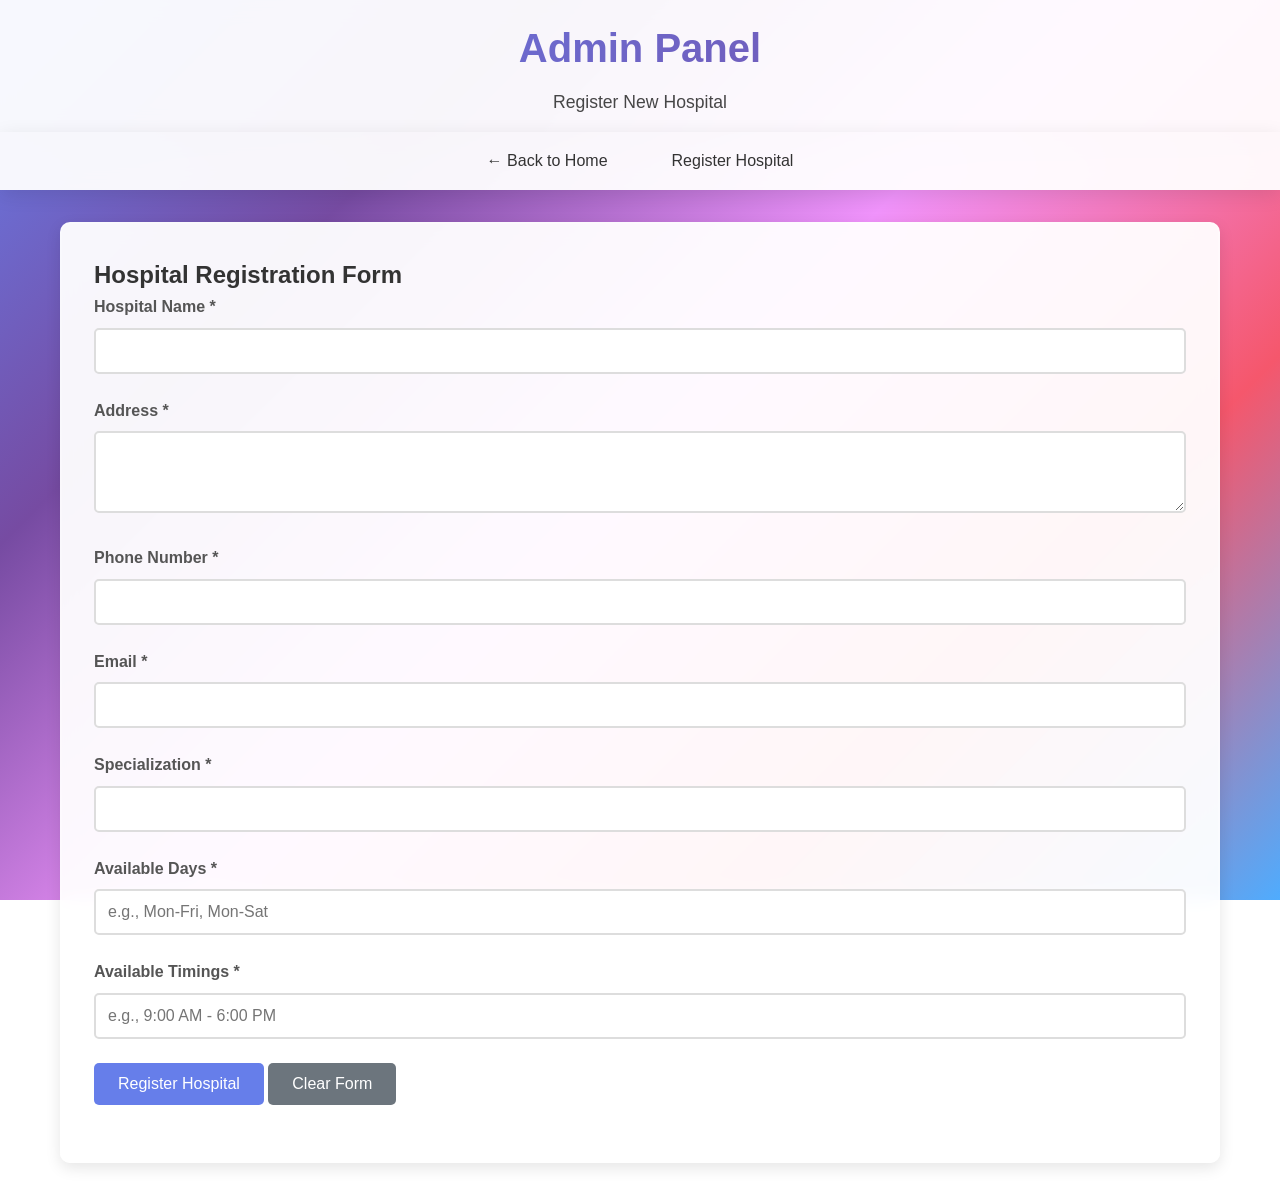
<file: admin/register-hospital.html>
<!DOCTYPE html>
<html lang="en">
<head>
    <meta charset="UTF-8">
    <meta name="viewport" content="width=device-width, initial-scale=1.0">
    <title>Register Hospital - Admin Panel</title>
    <link rel="stylesheet" href="../css/style.css">
</head>
<body>
    <header>
        <div class="container">
            <h1>Admin Panel</h1>
            <p>Register New Hospital</p>
        </div>
    </header>

    <nav>
        <ul>
            <li><a href="../index.html">← Back to Home</a></li>
            <li><a href="register-hospital.html">Register Hospital</a></li>
        </ul>
    </nav>

    <main>
        <div class="container">
            <div class="form-container">
                <h2>Hospital Registration Form</h2>
                <form id="hospitalForm" action="../backend/register-hospital.php" method="POST">
                    <div class="form-group">
                        <label for="hospitalName">Hospital Name *</label>
                        <input type="text" id="hospitalName" name="hospital_name" required>
                        <span class="error" id="hospitalNameError"></span>
                    </div>

                    <div class="form-group">
                        <label for="address">Address *</label>
                        <textarea id="address" name="address" rows="3" required></textarea>
                        <span class="error" id="addressError"></span>
                    </div>

                    <div class="form-group">
                        <label for="phoneNumber">Phone Number *</label>
                        <input type="tel" id="phoneNumber" name="phone_number" required>
                        <span class="error" id="phoneNumberError"></span>
                    </div>

                    <div class="form-group">
                        <label for="email">Email *</label>
                        <input type="email" id="email" name="email" required>
                        <span class="error" id="emailError"></span>
                    </div>

                    <div class="form-group">
                        <label for="specialization">Specialization *</label>
                        <input type="text" id="specialization" name="specialization" required>
                        <span class="error" id="specializationError"></span>
                    </div>

                    <div class="form-group">
                        <label for="availableDays">Available Days *</label>
                        <input type="text" id="availableDays" name="available_days" placeholder="e.g., Mon-Fri, Mon-Sat" required>
                        <span class="error" id="availableDaysError"></span>
                    </div>

                    <div class="form-group">
                        <label for="availableTimings">Available Timings *</label>
                        <input type="text" id="availableTimings" name="available_timings" placeholder="e.g., 9:00 AM - 6:00 PM" required>
                        <span class="error" id="availableTimingsError"></span>
                    </div>

                    <div class="form-group">
                        <button type="submit" class="btn">Register Hospital</button>
                        <button type="reset" class="btn btn-secondary">Clear Form</button>
                    </div>
                </form>

                <div id="message" class="message" style="display: none;"></div>
            </div>
        </div>
    </main>

    <script src="../js/validation.js"></script>
    <script>
        // Initialize form validation when DOM is loaded
        document.addEventListener('DOMContentLoaded', function() {
            // Hospital registration form
            const hospitalForm = document.getElementById('hospitalForm');
            if (hospitalForm) {
                hospitalForm.addEventListener('submit', function(e) {
                    e.preventDefault();
                    
                    if (validateHospitalForm()) {
                        // Submit form using fetch for better UX
                        const formData = new FormData(this);
                        
                        fetch('../backend/register-hospital.php', {
                            method: 'POST',
                            body: formData
                        })
                        .then(response => response.json())
                        .then(data => {
                            if (data.success) {
                                showMessage(data.message, 'success');
                                this.reset();
                            } else {
                                if (data.errors && data.errors.length > 0) {
                                    // Display individual field errors
                                    data.errors.forEach(error => {
                                        if (error.includes('name')) {
                                            document.getElementById('hospitalNameError').textContent = error;
                                        } else if (error.includes('address')) {
                                            document.getElementById('addressError').textContent = error;
                                        } else if (error.includes('phone')) {
                                            document.getElementById('phoneNumberError').textContent = error;
                                        } else if (error.includes('email')) {
                                            document.getElementById('emailError').textContent = error;
                                        } else if (error.includes('specialization')) {
                                            document.getElementById('specializationError').textContent = error;
                                        } else if (error.includes('days')) {
                                            document.getElementById('availableDaysError').textContent = error;
                                        } else if (error.includes('timings')) {
                                            document.getElementById('availableTimingsError').textContent = error;
                                        } else {
                                            showMessage(error, 'error');
                                        }
                                    });
                                } else {
                                    showMessage(data.message, 'error');
                                }
                            }
                        })
                        .catch(error => {
                            console.error('Error registering hospital:', error);
                            showMessage('Error registering hospital. Please try again.', 'error');
                        });
                    }
                });
            }
        });
    </script>
</body>
</html>
</file>
<file: css/style.css>
/* Hospital Appointment Booking System Styles */

* {
    margin: 0;
    padding: 0;
    box-sizing: border-box;
}

body {
    font-family: 'Segoe UI', Tahoma, Geneva, Verdana, sans-serif;
    line-height: 1.6;
    color: #333;
    background: linear-gradient(135deg, #667eea 0%, #764ba2 25%, #f093fb 50%, #f5576c 75%, #4facfe 100%);
    background-attachment: fixed;
    min-height: 100vh;
}

.container {
    max-width: 1200px;
    margin: 0 auto;
    padding: 0 20px;
}

/* Header Styles */
header {
    background: linear-gradient(135deg, #667eea 0%, #764ba2 100%);
    color: white;
    padding: 1rem 0;
    box-shadow: 0 2px 10px rgba(0,0,0,0.1);
}

header h1 {
    text-align: center;
    font-size: 2.5rem;
    margin-bottom: 0.5rem;
}

header p {
    text-align: center;
    font-size: 1.1rem;
    opacity: 0.9;
}

/* Navigation */
nav {
    background: #fff;
    padding: 1rem 0;
    box-shadow: 0 2px 5px rgba(0,0,0,0.1);
    position: sticky;
    top: 0;
    z-index: 100;
}

nav ul {
    list-style: none;
    display: flex;
    justify-content: center;
    gap: 2rem;
}

nav a {
    text-decoration: none;
    color: #333;
    font-weight: 500;
    padding: 0.5rem 1rem;
    border-radius: 5px;
    transition: all 0.3s ease;
}

nav a:hover {
    background: #667eea;
    color: white;
}

/* Form Styles */
.form-container {
    background: white;
    padding: 2rem;
    border-radius: 10px;
    box-shadow: 0 5px 15px rgba(0,0,0,0.1);
    margin: 2rem 0;
}

.form-group {
    margin-bottom: 1.5rem;
}

.form-group label {
    display: block;
    margin-bottom: 0.5rem;
    font-weight: 600;
    color: #555;
}

.form-group input,
.form-group select,
.form-group textarea {
    width: 100%;
    padding: 0.75rem;
    border: 2px solid #ddd;
    border-radius: 5px;
    font-size: 1rem;
    transition: border-color 0.3s ease;
}

.form-group input:focus,
.form-group select:focus,
.form-group textarea:focus {
    outline: none;
    border-color: #667eea;
}

.error {
    color: #e74c3c;
    font-size: 0.9rem;
    margin-top: 0.25rem;
}

.success {
    color: #27ae60;
    font-size: 0.9rem;
    margin-top: 0.25rem;
}

/* Button Styles */
.btn {
    display: inline-block;
    padding: 0.75rem 1.5rem;
    background: #667eea;
    color: white;
    text-decoration: none;
    border: none;
    border-radius: 5px;
    cursor: pointer;
    font-size: 1rem;
    transition: all 0.3s ease;
}

.btn:hover {
    background: #5a6fd8;
    transform: translateY(-2px);
}

.btn-secondary {
    background: #6c757d;
}

.btn-secondary:hover {
    background: #5a6268;
}

.btn-success {
    background: #27ae60;
}

.btn-success:hover {
    background: #229954;
}

/* Hospital Cards */
.hospitals-grid {
    display: grid;
    grid-template-columns: repeat(auto-fit, minmax(350px, 1fr));
    gap: 2rem;
    margin: 2rem 0;
}

.hospital-card {
    background: white;
    border-radius: 10px;
    box-shadow: 0 5px 15px rgba(0,0,0,0.1);
    padding: 1.5rem;
    transition: transform 0.3s ease, box-shadow 0.3s ease;
}

.hospital-card:hover {
    transform: translateY(-5px);
    box-shadow: 0 10px 25px rgba(0,0,0,0.15);
}

.hospital-card h3 {
    color: #667eea;
    margin-bottom: 0.5rem;
    font-size: 1.5rem;
}

.hospital-card .specialization {
    color: #666;
    font-style: italic;
    margin-bottom: 1rem;
}

.hospital-card .info {
    margin-bottom: 0.5rem;
    display: flex;
    align-items: center;
    gap: 0.5rem;
}

.hospital-card .info i {
    color: #667eea;
    width: 20px;
}

/* Section Headers */
.section-header {
    text-align: center;
    margin: 3rem 0 2rem;
}

.section-header h2 {
    font-size: 2.5rem;
    color: #333;
    margin-bottom: 1rem;
}

.section-header p {
    font-size: 1.1rem;
    color: #666;
    max-width: 600px;
    margin: 0 auto;
}

/* Loading and Messages */
.loading {
    text-align: center;
    padding: 2rem;
    font-size: 1.1rem;
    color: #666;
}

.no-results {
    text-align: center;
    padding: 3rem;
    color: #666;
}

.no-results i {
    font-size: 3rem;
    margin-bottom: 1rem;
    color: #ddd;
}

.message {
    padding: 1rem;
    border-radius: 5px;
    margin: 1rem 0;
}

.message.success {
    background: #d4edda;
    color: #155724;
    border: 1px solid #c3e6cb;
}

.message.error {
    background: #f8d7da;
    color: #721c24;
    border: 1px solid #f5c6cb;
}


/* Update form containers to work with colorful background */
.form-container, .hospital-card, .appointment-card {
    background: rgba(255, 255, 255, 0.95);
    backdrop-filter: blur(10px);
    border: 2px solid rgba(255, 255, 255, 0.2);
}

/* Update header to work with colorful background */
header {
    background: rgba(255, 255, 255, 0.95);
    backdrop-filter: blur(10px);
    color: #333;
    box-shadow: 0 10px 30px rgba(0, 0, 0, 0.1);
}

header h1 {
    background: linear-gradient(135deg, #667eea, #764ba2);
    -webkit-background-clip: text;
    -webkit-text-fill-color: transparent;
    background-clip: text;
}

/* Update navigation */
nav {
    background: rgba(255, 255, 255, 0.95);
    backdrop-filter: blur(10px);
    box-shadow: 0 5px 20px rgba(0, 0, 0, 0.1);
}

nav a:hover {
    background: linear-gradient(135deg, #667eea, #764ba2);
    color: white;
}

/* Responsive Design */
@media (max-width: 768px) {
    .container {
        padding: 0 15px;
    }
    
    header h1 {
        font-size: 2rem;
    }
    
    nav ul {
        flex-direction: column;
        gap: 0.5rem;
    }
    
    .hospitals-grid {
        grid-template-columns: 1fr;
        gap: 1rem;
    }
    
    .form-container {
        padding: 1.5rem;
    }
}

@media (max-width: 480px) {
    header h1 {
        font-size: 1.8rem;
    }
    
    .section-header h2 {
        font-size: 2rem;
    }
    
    .form-container {
        padding: 1rem;
    }
}
</file>
